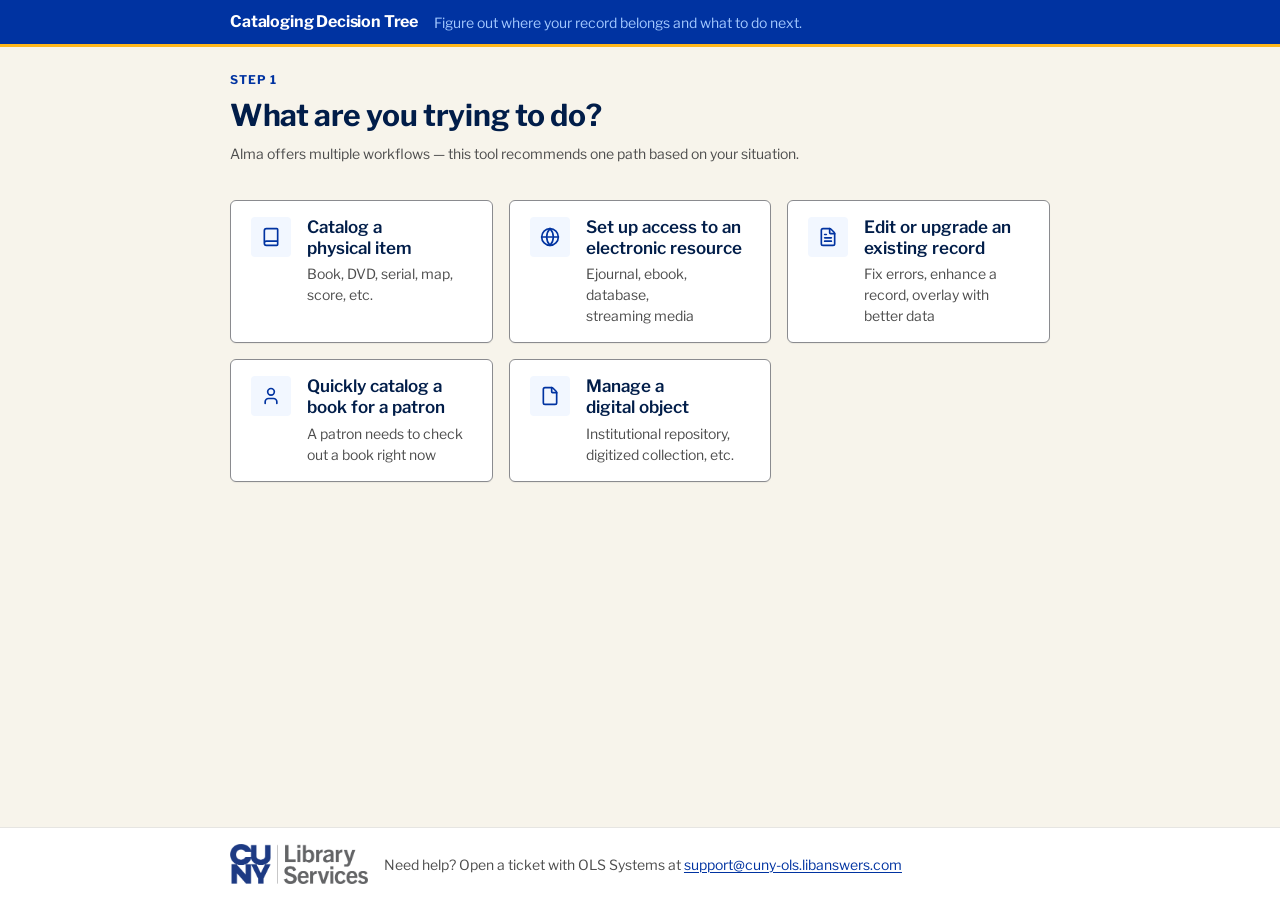
<file: index.html>
<!DOCTYPE html>
<html lang="en">
<head>
<meta charset="UTF-8">
<meta name="viewport" content="width=device-width, initial-scale=1.0">
<title>Cataloging Decision Tree</title>
<link rel="preconnect" href="https://fonts.googleapis.com">
<link rel="preconnect" href="https://fonts.gstatic.com" crossorigin>
<link rel="stylesheet" href="https://fonts.googleapis.com/css2?family=Libre+Franklin:ital,wght@0,300;0,400;0,500;0,600;0,700;0,800;1,400&family=IBM+Plex+Mono:wght@400;500&display=swap">
<style>
/* ===== Design System Tokens ===== */
:root {
  /* Fonts */
  --font-sans: "Libre Franklin", Arial, Helvetica, sans-serif;
  --font-display: var(--font-sans);
  --font-condensed: var(--font-sans);
  --font-mono: "IBM Plex Mono", ui-monospace, SFMono-Regular, Menlo, Consolas, monospace;

  /* Primary */
  --cuny-blue: #0033A1;
  --taxi: #FFB71B;

  /* Secondary */
  --indigo: #011D49;
  --azure: #1F5CFF;
  --deep-cyan: #00AFEF;
  --sky: #A3C9FF;
  --lemonade: #FFEE1D;
  --cream: #FFFCD5;

  /* Neutral */
  --pearl: #F7F4EB;
  --dove: #D8D7D6;
  --slate: #688197;
  --charcoal: #383838;
  --pewter: #76777A;
  --ochre: #C89210;
  --umber: #896B25;

  /* Accent */
  --strawberry: #EA0045;
  --sea-green: #005C5A;
  --chartreuse: #C2D500;
  --liberty: #45C2B1;
  --mint: #B5EBD8;
  --cranberry: #BF0D3E;

  --white: #FFFFFF;
  --black: #000000;

  /* Working scales */
  --blue-950: #01122E;
  --blue-900: #011D49;
  --blue-800: #002679;
  --blue-700: #0033A1;
  --blue-600: #0F45BE;
  --blue-500: #1F5CFF;
  --blue-400: #5C87FF;
  --blue-300: #A3C9FF;
  --blue-200: #C6DBFF;
  --blue-100: #E4EEFF;
  --blue-50: #F2F7FF;

  --gray-950: #1A1A1A;
  --gray-900: #383838;
  --gray-800: #4D4D4D;
  --gray-700: #5F6062;
  --gray-600: #76777A;
  --gray-500: #949599;
  --gray-450: #8A8B8F;
  --gray-400: #B4B4B3;
  --gray-300: #D8D7D6;
  --gray-200: #E6E5E2;
  --gray-150: #EEEDE8;
  --gray-100: #F2F1EC;
  --gray-50: #F7F4EB;

  /* Status */
  --green-700: #004745;
  --green-600: #005C5A;
  --green-100: #B5EBD8;
  --amber-700: #896B25;
  --amber-600: #C89210;
  --amber-100: #FFFCD5;
  --red-700: #8E0A2E;
  --red-600: #BF0D3E;
  --red-100: #FFCBCA;

  /* Semantic aliases — Text */
  --text-body: var(--charcoal);
  --text-heading: var(--indigo);
  --text-muted: var(--gray-800);
  --text-subtle: var(--gray-700);
  --text-inverse: var(--white);
  --text-link: var(--cuny-blue);
  --text-link-hover: var(--indigo);
  --text-accent: var(--cuny-blue);
  --text-danger: var(--cranberry);
  --text-success: var(--sea-green);
  --text-warning: var(--umber);

  /* Surfaces */
  --surface-page: var(--white);
  --surface-sunken: var(--pearl);
  --surface-card: var(--white);
  --surface-raised: var(--white);
  --surface-brand: var(--cuny-blue);
  --surface-brand-deep: var(--indigo);
  --surface-brand-subtle: var(--blue-50);
  --surface-neutral-subtle: var(--gray-100);
  --surface-hover: var(--gray-100);
  --surface-active: var(--gray-200);

  /* Borders */
  --border-subtle: var(--gray-200);
  --border-default: var(--dove);
  --border-strong: var(--gray-450);
  --border-control: var(--gray-450);
  --border-brand: var(--cuny-blue);
  --border-focus: var(--azure);
  --border-success: #8FD9BE;
  --border-warning: #EDDF9E;
  --border-danger: #F5A9A7;
  --border-info: var(--blue-200);

  /* Controls */
  --control-primary-bg: var(--cuny-blue);
  --control-primary-bg-hover: var(--blue-800);
  --control-primary-bg-active: var(--indigo);
  --control-primary-fg: var(--white);
  --control-secondary-bg: var(--white);
  --control-secondary-fg: var(--cuny-blue);
  --control-secondary-border: var(--cuny-blue);
  --control-ghost-fg: var(--gray-700);
  --control-disabled-bg: var(--gray-150);
  --control-disabled-fg: var(--gray-700);

  /* Rules */
  --rule-brand: var(--cuny-blue);
  --rule-accent: var(--taxi);
  --rule-hairline: var(--gray-200);

  /* Typography sizes */
  --text-2xs: 11px;
  --text-xs: 12px;
  --text-sm: 14px;
  --text-base: 16px;
  --text-md: 18px;
  --text-lg: 20px;
  --text-xl: 24px;
  --text-2xl: 30px;
  --text-3xl: 38px;

  /* Weights */
  --weight-light: 300;
  --weight-regular: 400;
  --weight-medium: 500;
  --weight-semibold: 600;
  --weight-bold: 700;
  --weight-extrabold: 800;

  /* Leading */
  --leading-tight: 1.08;
  --leading-snug: 1.2;
  --leading-heading: 1.25;
  --leading-normal: 1.5;
  --leading-relaxed: 1.65;

  /* Tracking */
  --tracking-tightest: -.02em;
  --tracking-tight: -.01em;
  --tracking-normal: 0;
  --tracking-wide: .02em;
  --tracking-caps: .08em;

  /* Composed type roles */
  --type-h1: var(--weight-bold) var(--text-3xl)/var(--leading-snug) var(--font-sans);
  --type-h2: var(--weight-bold) var(--text-2xl)/var(--leading-heading) var(--font-sans);
  --type-h3: var(--weight-semibold) var(--text-xl)/var(--leading-heading) var(--font-sans);
  --type-h4: var(--weight-semibold) var(--text-md)/var(--leading-heading) var(--font-sans);
  --type-body: var(--weight-regular) var(--text-base)/var(--leading-relaxed) var(--font-sans);
  --type-body-sm: var(--weight-regular) var(--text-sm)/var(--leading-normal) var(--font-sans);
  --type-lead: var(--weight-regular) var(--text-md)/var(--leading-relaxed) var(--font-sans);
  --type-label: var(--weight-semibold) var(--text-sm)/var(--leading-normal) var(--font-sans);
  --type-eyebrow: var(--weight-bold) var(--text-xs)/var(--leading-normal) var(--font-sans);
  --type-mono: var(--weight-regular) var(--text-sm)/var(--leading-normal) var(--font-mono);

  --measure-prose: 68ch;
  --measure-narrow: 52ch;

  /* Spacing */
  --space-0: 0px;
  --space-1: 4px;
  --space-2: 8px;
  --space-3: 12px;
  --space-4: 16px;
  --space-5: 20px;
  --space-6: 24px;
  --space-8: 32px;
  --space-10: 40px;
  --space-12: 48px;
  --space-16: 64px;

  /* Radii */
  --radius-none: 0px;
  --radius-xs: 2px;
  --radius-sm: 3px;
  --radius-md: 4px;
  --radius-lg: 6px;
  --radius-xl: 8px;
  --radius-pill: 999px;

  /* Border widths */
  --border-width-hairline: 1px;
  --border-width-thick: 2px;
  --border-width-rule: 4px;

  /* Container */
  --container-prose: 760px;
  --container-content: 1080px;
  --gutter-page: 24px;

  /* Elevation */
  --shadow-none: none;
  --shadow-xs: 0 1px 1px rgba(26,26,27,.05);
  --shadow-sm: 0 1px 2px rgba(26,26,27,.07), 0 1px 1px rgba(26,26,27,.04);
  --shadow-md: 0 2px 4px rgba(26,26,27,.08), 0 4px 12px rgba(26,26,27,.06);
  --shadow-lg: 0 8px 24px rgba(26,26,27,.10), 0 2px 6px rgba(26,26,27,.06);
  --focus-ring: 0 0 0 3px rgba(49,89,180,.35);
  --focus-ring-inverse: 0 0 0 3px rgba(255,255,255,.6);

  /* Motion */
  --duration-instant: 80ms;
  --duration-fast: 120ms;
  --duration-normal: 180ms;
  --duration-slow: 260ms;
  --ease-standard: cubic-bezier(.2,0,.2,1);
  --ease-out: cubic-bezier(0,0,.2,1);
  --ease-in-out: cubic-bezier(.4,0,.2,1);
  --transition-control: background-color var(--duration-fast) var(--ease-standard),
    border-color var(--duration-fast) var(--ease-standard),
    color var(--duration-fast) var(--ease-standard),
    box-shadow var(--duration-fast) var(--ease-standard);
}

@media (prefers-reduced-motion: reduce) {
  :root {
    --duration-instant: 1ms;
    --duration-fast: 1ms;
    --duration-normal: 1ms;
    --duration-slow: 1ms;
  }
  *, *::before, *::after {
    animation-duration: 1ms !important;
    animation-iteration-count: 1 !important;
    transition-duration: 1ms !important;
    scroll-behavior: auto !important;
  }
}

/* ===== Base Reset ===== */
*, *::before, *::after { box-sizing: border-box; }
body {
  margin: 0;
  font: var(--type-body);
  color: var(--text-body);
  background: var(--surface-sunken);
  -webkit-font-smoothing: antialiased;
  text-wrap: pretty;
}
h1, h2, h3, h4, h5, h6 { margin: 0; color: var(--text-heading); text-wrap: balance; }
h1 { font: var(--type-h1); letter-spacing: var(--tracking-tight); }
h2 { font: var(--type-h2); letter-spacing: var(--tracking-tight); }
h3 { font: var(--type-h3); }
h4 { font: var(--type-h4); }
p { margin: 0 0 var(--space-4); }
a {
  color: var(--text-link);
  text-decoration: underline;
  text-underline-offset: 2px;
  text-decoration-thickness: 1px;
  transition: color var(--duration-fast) var(--ease-standard);
}
a:hover { color: var(--text-link-hover); text-decoration-thickness: 2px; }
a:focus-visible {
  outline: 2px solid var(--border-focus);
  outline-offset: 2px;
  border-radius: var(--radius-xs);
}
::selection { background: var(--blue-200); color: var(--gray-900); }

/* ===== Skip Link ===== */
.skip-link {
  position: absolute;
  left: 8px;
  top: -60px;
  background: var(--surface-brand);
  color: var(--text-inverse);
  padding: 12px 20px;
  font: var(--type-label);
  z-index: 10;
  border-radius: var(--radius-md);
  text-decoration: none;
}
.skip-link:focus {
  top: 8px;
  box-shadow: var(--focus-ring-inverse);
  outline: 2px solid transparent;
  color: var(--text-inverse);
}

/* ===== Header ===== */
.site-header {
  background: var(--surface-brand);
  color: var(--text-inverse);
  border-bottom: 3px solid var(--taxi);
}
.site-header-inner {
  max-width: calc(820px + 2 * var(--gutter-page));
  margin: 0 auto;
  padding: 10px var(--gutter-page);
  display: flex;
  align-items: center;
  gap: 8px 16px;
  flex-wrap: wrap;
}
.site-header h1 {
  font: var(--type-label);
  font-size: 16px;
  font-weight: 700;
  color: var(--text-inverse);
  margin: 0;
}
.site-header .subtitle {
  font: var(--type-body-sm);
  color: var(--sky);
  margin: 0;
}

/* ===== Main ===== */
.site-main {
  flex: 1;
  width: 100%;
  box-sizing: border-box;
  max-width: calc(820px + 2 * var(--gutter-page));
  margin: 0 auto;
  padding: 24px var(--gutter-page) 40px;
  display: flex;
  flex-direction: column;
  gap: 20px;
}

/* ===== Breadcrumb ===== */
.breadcrumb ol {
  list-style: none;
  margin: 0;
  padding: 0;
  display: flex;
  flex-wrap: wrap;
  align-items: center;
  gap: 4px 8px;
  font: var(--type-body-sm);
}
.breadcrumb li {
  display: flex;
  align-items: center;
  gap: 8px;
}
.breadcrumb button {
  background: none;
  border: none;
  padding: 4px 0;
  min-height: 24px;
  font: var(--type-body-sm);
  color: var(--text-link);
  text-decoration: underline;
  text-decoration-thickness: 1px;
  text-underline-offset: 2px;
  cursor: pointer;
}
.breadcrumb button:hover {
  color: var(--text-link-hover);
  text-decoration-thickness: 2px;
}
.breadcrumb button:focus-visible {
  outline: 2px solid transparent;
  box-shadow: var(--focus-ring);
  border-radius: var(--radius-xs);
}
.breadcrumb .crumb-sep {
  color: var(--gray-400);
  display: flex;
}
.breadcrumb .crumb-current {
  color: var(--text-muted);
  padding: 4px 0;
}

/* ===== Start Grid ===== */
.start-grid {
  display: grid;
  grid-template-columns: repeat(auto-fill, minmax(min(100%, 240px), 1fr));
  gap: 16px;
}
.start-card {
  display: flex;
  flex-direction: row;
  align-items: flex-start;
  gap: 12px 16px;
  text-align: left;
  padding: 16px 20px;
  background: var(--surface-card);
  border: 1px solid var(--border-control);
  border-radius: var(--radius-lg);
  box-shadow: var(--shadow-xs);
  cursor: pointer;
  font: inherit;
  color: var(--text-body);
  transition: var(--transition-control), box-shadow var(--duration-fast) var(--ease-standard);
}
.start-card:hover {
  border-color: var(--border-brand);
  box-shadow: var(--shadow-md);
}
.start-card:focus-visible {
  outline: 2px solid transparent;
  border-color: var(--border-focus);
  box-shadow: var(--focus-ring);
}
.start-card-icon {
  display: flex;
  align-items: center;
  justify-content: center;
  width: 40px;
  height: 40px;
  flex: none;
  border-radius: var(--radius-md);
  background: var(--surface-brand-subtle);
  color: var(--text-accent);
}
.start-card-text {
  display: flex;
  flex-direction: column;
  gap: 4px;
  flex: 1;
}
.start-card-label {
  font: var(--type-h4);
  font-size: 17px;
  color: var(--text-heading);
}
.start-card-desc {
  font: var(--type-body-sm);
  color: var(--text-muted);
}

/* ===== Question Card ===== */
.question-card {
  background: var(--surface-card);
  border: 1px solid var(--border-subtle);
  border-radius: var(--radius-lg);
  padding: 32px;
  display: flex;
  flex-direction: column;
  gap: 24px;
}
.question-card-header {
  display: flex;
  flex-direction: column;
  gap: 8px;
}

/* ===== Eyebrow ===== */
.eyebrow {
  font: var(--type-eyebrow);
  letter-spacing: 0.08em;
  text-transform: uppercase;
  color: var(--text-accent);
}
.eyebrow-success {
  display: flex;
  align-items: center;
  gap: 8px;
  font: var(--type-eyebrow);
  letter-spacing: 0.08em;
  text-transform: uppercase;
  color: var(--text-success);
}

/* ===== Question Heading ===== */
.question-heading {
  font: var(--type-h3);
  font-weight: 700;
  color: var(--text-heading);
  margin: 0;
  outline: none;
  text-wrap: balance;
}
.rec-heading {
  font: var(--type-h2);
  color: var(--text-heading);
  margin: 0;
  outline: none;
  text-wrap: balance;
}
.start-heading {
  font: var(--type-h2);
  color: var(--text-heading);
  margin: 0;
  outline: none;
  text-wrap: balance;
}

/* ===== Hint ===== */
.hint-text {
  font: var(--type-body);
  color: var(--text-muted);
  max-width: var(--measure-prose);
  text-wrap: pretty;
}

/* ===== Answer Buttons ===== */
.answer-group {
  display: flex;
  flex-direction: column;
  gap: 12px;
}
.answer-btn {
  display: flex;
  align-items: center;
  gap: 16px;
  width: 100%;
  text-align: left;
  padding: 16px 20px;
  background: var(--surface-card);
  border: 1px solid var(--border-control);
  border-radius: var(--radius-md);
  cursor: pointer;
  font: inherit;
  color: var(--text-body);
  transition: var(--transition-control);
}
.answer-btn:hover {
  background: var(--surface-brand-subtle);
  border-color: var(--border-brand);
}
.answer-btn:focus-visible {
  outline: 2px solid transparent;
  border-color: var(--border-focus);
  box-shadow: var(--focus-ring);
}
.answer-badge {
  display: flex;
  align-items: center;
  justify-content: center;
  width: 28px;
  height: 28px;
  flex: none;
  border: 1px solid var(--border-default);
  border-radius: var(--radius-sm);
  font: var(--type-mono);
  color: var(--text-subtle);
  background: var(--surface-sunken);
}
.answer-content {
  display: flex;
  flex-direction: column;
  gap: 2px;
  flex: 1;
}
.answer-label {
  font: var(--type-body);
  font-weight: 600;
  color: var(--text-heading);
}
.answer-desc {
  font: var(--type-body-sm);
  color: var(--text-muted);
}
.answer-chevron {
  color: var(--text-accent);
  display: flex;
}

/* ===== Recommendation Card ===== */
.rec-card {
  background: var(--surface-card);
  border: 1px solid var(--border-subtle);
  border-top: 4px solid var(--rule-brand);
  border-radius: var(--radius-lg);
  padding: 32px;
  display: flex;
  flex-direction: column;
  gap: 20px;
}
.rec-card-header {
  display: flex;
  flex-direction: column;
  gap: 8px;
}

/* ===== Rec Body Styles ===== */
.rec-body {
  font: var(--type-body);
  color: var(--text-body);
  max-width: var(--measure-prose);
}
.rec-body h3 {
  font: var(--type-eyebrow);
  letter-spacing: .08em;
  text-transform: uppercase;
  color: var(--text-subtle);
  margin: 24px 0 8px;
}
.rec-body h3:first-child {
  margin-top: 0;
}
.rec-body p {
  margin: 0 0 12px;
  text-wrap: pretty;
}
.rec-body ol {
  margin: 0 0 12px;
  padding-left: 24px;
  display: flex;
  flex-direction: column;
  gap: 8px;
}
.rec-body ul {
  margin: 0 0 12px;
  padding-left: 24px;
  display: flex;
  flex-direction: column;
  gap: 8px;
}
.rec-body li {
  padding-left: 4px;
}
.rec-body > :last-child {
  margin-bottom: 0;
}

/* ===== Key Rule (Info Alert) ===== */
.key-rule-alert {
  display: flex;
  gap: 12px;
  padding: 16px;
  background: var(--blue-50);
  border: 1px solid var(--blue-200);
  border-radius: var(--radius-md);
  font: var(--type-body-sm);
  color: var(--text-body);
  line-height: var(--leading-relaxed);
}
.key-rule-alert .alert-icon {
  flex: none;
  color: var(--cuny-blue);
  margin-top: 1px;
}

/* ===== Nav Buttons ===== */
.nav-buttons {
  display: flex;
  flex-wrap: wrap;
  gap: 12px;
  align-items: center;
}
.btn {
  display: inline-flex;
  align-items: center;
  gap: 8px;
  height: 40px;
  padding: 0 18px;
  font: var(--type-body);
  font-weight: var(--weight-semibold);
  border-radius: var(--radius-md);
  cursor: pointer;
  transition: var(--transition-control);
  text-decoration: none;
  border: 1px solid transparent;
}
.btn:focus-visible {
  outline: 2px solid transparent;
  box-shadow: var(--focus-ring);
}
.btn-primary {
  background: var(--control-primary-bg);
  color: var(--control-primary-fg);
  border-color: var(--control-primary-bg);
}
.btn-primary:hover {
  background: var(--control-primary-bg-hover);
  border-color: var(--control-primary-bg-hover);
}
.btn-secondary {
  background: var(--control-secondary-bg);
  color: var(--control-secondary-fg);
  border-color: var(--control-secondary-border);
}
.btn-secondary:hover {
  background: var(--surface-brand-subtle);
  border-color: var(--control-primary-bg-hover);
  color: var(--control-primary-bg-hover);
}
.btn .btn-icon {
  display: flex;
  flex: none;
}

/* ===== Glossary ===== */
.glossary-section {
  background: var(--surface-card);
  border: 1px solid var(--border-subtle);
  border-radius: var(--radius-lg);
  overflow: hidden;
}
.glossary-toggle {
  display: flex;
  align-items: center;
  justify-content: space-between;
  gap: 12px;
  width: 100%;
  min-height: 48px;
  padding: 12px 20px;
  background: none;
  border: none;
  cursor: pointer;
  font: var(--type-label);
  color: var(--text-heading);
  text-align: left;
  transition: background-color var(--duration-instant) var(--ease-standard);
}
.glossary-toggle:hover {
  background: var(--surface-hover);
}
.glossary-toggle:focus-visible {
  outline: 2px solid transparent;
  box-shadow: inset 0 0 0 3px var(--border-focus);
}
.glossary-toggle .toggle-icon {
  display: flex;
  color: var(--text-accent);
}
.glossary-panel {
  margin: 0;
  padding: 4px 20px 20px;
  border-top: 1px solid var(--border-subtle);
  padding-top: 16px;
  display: flex;
  flex-direction: column;
  gap: 12px;
}
.glossary-panel dt {
  font: var(--type-body-sm);
  font-weight: 600;
  color: var(--text-heading);
}
.glossary-panel dd {
  font: var(--type-body-sm);
  color: var(--text-muted);
  margin: 0;
  text-wrap: pretty;
}

/* ===== Footer ===== */
.site-footer {
  background: var(--surface-card);
  border-top: 1px solid var(--border-subtle);
}
.site-footer-inner {
  max-width: calc(820px + 2 * var(--gutter-page));
  margin: 0 auto;
  padding: 16px var(--gutter-page);
  display: flex;
  align-items: center;
  gap: 16px;
  flex-wrap: wrap;
  font: var(--type-body-sm);
  color: var(--text-muted);
}
.footer-logo {
  height: 40px;
  width: auto;
  display: block;
}
.footer-text {
  margin: 0;
}

/* ===== Embed Mode ===== */
.embed-mode .site-header,
.embed-mode .site-footer { display: none !important; }

/* ===== Print ===== */
@media print {
  .site-header,
  .breadcrumb,
  .nav-buttons,
  .glossary-section,
  .site-footer { display: none !important; }
  body { background: #fff; }
  .site-main { padding-top: 0; }
}

/* ===== Inline SVG icons inherit currentColor ===== */
.icon svg {
  display: block;
}
</style>
</head>
<body>
<div style="min-height: 100vh; display: flex; flex-direction: column;">

  <a href="#tree-main" class="skip-link">Skip to main content</a>

  <header class="site-header">
    <div class="site-header-inner">
      <h1>Cataloging Decision Tree</h1>
      <p class="subtitle">Figure out where your record belongs and what to do next.</p>
    </div>
  </header>

  <main id="tree-main" class="site-main">
    <!-- Content rendered by JavaScript -->
  </main>

  <footer class="site-footer">
    <div class="site-footer-inner">
      <img class="footer-logo" src="[data-uri]" alt="CUNY Library Services">
      <p class="footer-text">Need help? Open a ticket with OLS Systems at <a href="mailto:support@cuny-ols.libanswers.com">support@cuny-ols.libanswers.com</a></p>
    </div>
  </footer>

</div>

<script>
/* ===== SVG Icons ===== */
var ICONS = {
  'book': '<svg xmlns="http://www.w3.org/2000/svg" width="24" height="24" viewBox="0 0 24 24" fill="none" stroke="currentColor" stroke-width="2" stroke-linecap="round" stroke-linejoin="round"><path d="M4 19.5v-15A2.5 2.5 0 0 1 6.5 2H19a1 1 0 0 1 1 1v18a1 1 0 0 1-1 1H6.5a1 1 0 0 1 0-5H20"></path></svg>',
  'globe': '<svg xmlns="http://www.w3.org/2000/svg" width="24" height="24" viewBox="0 0 24 24" fill="none" stroke="currentColor" stroke-width="2" stroke-linecap="round" stroke-linejoin="round"><circle cx="12" cy="12" r="10"></circle><path d="M12 2a14.5 14.5 0 0 0 0 20 14.5 14.5 0 0 0 0-20"></path><path d="M2 12h20"></path></svg>',
  'file-text': '<svg xmlns="http://www.w3.org/2000/svg" width="24" height="24" viewBox="0 0 24 24" fill="none" stroke="currentColor" stroke-width="2" stroke-linecap="round" stroke-linejoin="round"><path d="M6 22a2 2 0 0 1-2-2V4a2 2 0 0 1 2-2h8a2.4 2.4 0 0 1 1.704.706l3.588 3.588A2.4 2.4 0 0 1 20 8v12a2 2 0 0 1-2 2z"></path><path d="M14 2v5a1 1 0 0 0 1 1h5"></path><path d="M10 9H8"></path><path d="M16 13H8"></path><path d="M16 17H8"></path></svg>',
  'user': '<svg xmlns="http://www.w3.org/2000/svg" width="24" height="24" viewBox="0 0 24 24" fill="none" stroke="currentColor" stroke-width="2" stroke-linecap="round" stroke-linejoin="round"><path d="M19 21v-2a4 4 0 0 0-4-4H9a4 4 0 0 0-4 4v2"></path><circle cx="12" cy="7" r="4"></circle></svg>',
  'file': '<svg xmlns="http://www.w3.org/2000/svg" width="24" height="24" viewBox="0 0 24 24" fill="none" stroke="currentColor" stroke-width="2" stroke-linecap="round" stroke-linejoin="round"><path d="M6 22a2 2 0 0 1-2-2V4a2 2 0 0 1 2-2h8a2.4 2.4 0 0 1 1.704.706l3.588 3.588A2.4 2.4 0 0 1 20 8v12a2 2 0 0 1-2 2z"></path><path d="M14 2v5a1 1 0 0 0 1 1h5"></path></svg>',
  'chevron-right': '<svg xmlns="http://www.w3.org/2000/svg" width="24" height="24" viewBox="0 0 24 24" fill="none" stroke="currentColor" stroke-width="2" stroke-linecap="round" stroke-linejoin="round"><path d="m9 18 6-6-6-6"></path></svg>',
  'chevron-down': '<svg xmlns="http://www.w3.org/2000/svg" width="24" height="24" viewBox="0 0 24 24" fill="none" stroke="currentColor" stroke-width="2" stroke-linecap="round" stroke-linejoin="round"><path d="m6 9 6 6 6-6"></path></svg>',
  'chevron-up': '<svg xmlns="http://www.w3.org/2000/svg" width="24" height="24" viewBox="0 0 24 24" fill="none" stroke="currentColor" stroke-width="2" stroke-linecap="round" stroke-linejoin="round"><path d="m18 15-6-6-6 6"></path></svg>',
  'circle-check': '<svg xmlns="http://www.w3.org/2000/svg" width="24" height="24" viewBox="0 0 24 24" fill="none" stroke="currentColor" stroke-width="2" stroke-linecap="round" stroke-linejoin="round"><circle cx="12" cy="12" r="10"></circle><path d="m16 9-5.5 5.5L8 12"></path></svg>',
  'arrow-left': '<svg xmlns="http://www.w3.org/2000/svg" width="24" height="24" viewBox="0 0 24 24" fill="none" stroke="currentColor" stroke-width="2" stroke-linecap="round" stroke-linejoin="round"><path d="m12 19-7-7 7-7"></path><path d="M19 12H5"></path></svg>',
  'rotate-ccw': '<svg xmlns="http://www.w3.org/2000/svg" width="24" height="24" viewBox="0 0 24 24" fill="none" stroke="currentColor" stroke-width="2" stroke-linecap="round" stroke-linejoin="round"><path d="M3 12a9 9 0 1 0 9-9 9.75 9.75 0 0 0-6.74 2.74L3 8"></path><path d="M3 3v5h5"></path></svg>',
  'mail': '<svg xmlns="http://www.w3.org/2000/svg" width="24" height="24" viewBox="0 0 24 24" fill="none" stroke="currentColor" stroke-width="2" stroke-linecap="round" stroke-linejoin="round"><path d="m22 7-8.991 5.727a2 2 0 0 1-2.009 0L2 7"></path><rect x="2" y="4" width="20" height="16" rx="2"></rect></svg>'
};

function icon(name, size) {
  size = size || 20;
  var svg = ICONS[name] || '';
  return '<span class="icon" aria-hidden="true" style="display:inline-flex;width:' + size + 'px;height:' + size + 'px;flex:0 0 auto;">' +
    svg.replace(/width="24"/, 'width="' + size + '"').replace(/height="24"/, 'height="' + size + '"') +
    '</span>';
}

/* ===== Tree Data (source of truth) ===== */
var TREE_NODES = {
  'start': {
    question: "What are you trying to do?",
    hint: "",
    answers: [
      { label: "Catalog a physical item", desc: "Book, DVD, serial, map, score, etc.", next: "phys_search_iz" },
      { label: "Set up access to an electronic resource", desc: "Ejournal, ebook, database, streaming media", next: "elec_type" },
      { label: "Edit or upgrade an existing record", desc: "Fix errors, enhance a record, overlay with better data", next: "edit_where" },
      { label: "Quickly catalog a book for a patron", desc: "A patron needs to check out a book right now", next: "quick_catalog" },
      { label: "Manage a digital object", desc: "Institutional repository, digitized collection, etc.", next: "rec_digital" }
    ]
  },
  'phys_search_iz': {
    question: "First, search your Institution Zone (IZ). Is the title already in your local catalog?",
    hint: "",
    answers: [
      { label: "Yes, I found it in my IZ", desc: "", next: "phys_add_copy_location" },
      { label: "No, it’s not in my IZ", desc: "", next: "phys_search_nz" }
    ]
  },
  'phys_add_copy_location': {
    question: "Does the record already have holdings at the location where this item will be shelved?",
    hint: "",
    answers: [
      { label: "Yes", desc: "", next: "rec_add_item_same_location" },
      { label: "No", desc: "", next: "rec_add_item_diff_location" }
    ]
  },
  'rec_add_item_same_location': {
    type: "rec",
    title: "Add an item to your existing holdings",
    body: '<h3>What to do</h3><p>Add a new item record to your existing holdings record.</p><ol><li>Find the holdings record in Alma and open it in the Metadata Editor</li><li>Add an item with the barcode, material type, and other details</li></ol>'
  },
  'rec_add_item_diff_location': {
    type: "rec",
    title: "Create new holdings for the different location, then add an item",
    body: '<h3>What to do</h3><p>Since the new copy is going to a different location, you need a new holdings record for that location before adding the item record.</p><ol><li>Find the bibliographic record in Alma and open it in the Metadata Editor</li><li>Add a new holdings record with the correct location and call number</li><li>Add an item to the new holdings with the barcode, material type, and other details</li></ol>'
  },
  'phys_search_nz': {
    question: "Now search the Network Zone (NZ). Is the title there?",
    hint: "",
    answers: [
      { label: "Yes, I found it in the NZ", desc: "", next: "rec_add_holdings_nz" },
      { label: "No, it’s not in the NZ either", desc: "", next: "phys_search_oclc" }
    ]
  },
  'rec_add_holdings_nz': {
    type: "rec",
    title: "Add your holdings to the Network Zone record",
    body: '<h3>What to do</h3><p>Add your holdings and item record to the existing Network Zone (NZ) record.</p><ol><li>Open the NZ record in the Metadata Editor</li><li>Add holdings with your location and call number</li><li>Add an item with barcode and material type</li></ol><div class="key-rule">Adding holdings to an NZ record automatically creates a linked copy in your Institution Zone (IZ). You don’t need to do anything extra.</div>'
  },
  'phys_search_oclc': {
    question: "Now search OCLC/WorldCat. Is there a matching record?",
    hint: "You can search from Connexion, WorldShare Record Manager, or from within Alma.",
    answers: [
      { label: "Yes, I found it in OCLC", desc: "", next: "phys_oclc_how" },
      { label: "No match in OCLC either", desc: "", next: "phys_original" }
    ]
  },
  'phys_oclc_how': {
    question: "How would you like to import the record?",
    hint: "",
    answers: [
      { label: "From Connexion or WorldShare Record Manager", desc: "Export the record to Alma", next: "rec_oclc_connexion" },
      { label: "From within Alma", desc: "Search and import without leaving Alma", next: "rec_oclc_alma" }
    ]
  },
  'rec_oclc_connexion': {
    type: "rec",
    title: "Export from OCLC to the Network Zone, then add holdings and item",
    body: '<h3>What to do</h3><ol><li>Export the record from Connexion or WorldShare Record Manager to the Alma Network Zone (NZ). (Setup instructions for <a href="https://cuny907.sharepoint.com/sites/Alma/SitePages/OCLC%20Connexion.aspx" target="_blank" rel="noopener">Connexion</a> or <a href="https://cuny907.sharepoint.com/sites/Alma/SitePages/OCLC-WorldShare-Record-Manager.aspx" target="_blank" rel="noopener">WorldShare Record Manager</a>.)</li><li>In Alma, find the newly imported NZ record and open it in the Metadata Editor</li><li>Add holdings with your location and call number</li><li>Add an item with barcode and material type</li></ol><div class="key-rule">Adding holdings automatically creates a linked copy of the bib record in your Institution Zone (IZ).</div>'
  },
  'rec_oclc_alma': {
    type: "rec",
    title: "Import from WorldCat via Alma, then add holdings and item",
    body: '<h3>What to do</h3><ol><li>Use Alma’s Search Resources feature to search WorldCat and import the record to the Network Zone (NZ).</li><li>Open the imported NZ record in the Metadata Editor</li><li>Add holdings with your location and call number</li><li>Add an item with barcode and material type</li></ol><div class="key-rule">Adding holdings automatically creates a linked copy of the bib record in your Institution Zone (IZ).</div>'
  },
  'phys_original': {
    question: "Should this record be in the Network Zone?",
    answers: [
      { label: "Yes", next: "rec_original_nz" },
      { label: "No", next: "rec_original_iz" },
      { label: "I don’t know", next: "rec_original_unsure" }
    ]
  },
  'rec_original_unsure': {
    type: "rec",
    title: "Consult the Quality of Bibliographic Records policy",
    body: '<h3>What to do</h3><p>The <a href="https://cunyinternal.policystat.com/policy/18735910/latest" target="_blank" rel="noopener">Quality of Bibliographic Records</a> policy describes CUNY’s cataloging standards, including when a record belongs in the Network Zone.</p><p>Review the policy, and if you’re still unsure, check with a colleague or contact <a href="mailto:support@cuny-ols.libanswers.com">OLS Systems</a>.</p>'
  },
  'rec_original_nz': {
    type: "rec",
    title: "Create the original record in OCLC and export it to the Network Zone",
    body: '<h3>What to do</h3><ol><li>Create the record in Connexion or WorldShare Record Manager (setup instructions for <a href="https://cuny907.sharepoint.com/sites/Alma/SitePages/OCLC%20Connexion.aspx" target="_blank" rel="noopener">Connexion</a> or <a href="https://cuny907.sharepoint.com/sites/Alma/SitePages/OCLC-WorldShare-Record-Manager.aspx" target="_blank" rel="noopener">WorldShare Record Manager</a>)</li><li>Contribute the record to WorldCat</li><li>Export it to the Alma Network Zone (NZ)</li><li>In Alma, find the newly imported NZ record and open it in the Metadata Editor</li><li>Add holdings with your location and call number</li><li>Add an item with barcode and material type</li></ol>'
  },
  'rec_original_iz': {
    type: "rec",
    title: "Create the original record in your Institution Zone",
    body: '<h3>What to do</h3><ol><li>Create a new record in your Institution Zone (IZ) using the Metadata Editor</li><li>Catalog the item</li><li>Add holdings with your location and call number</li><li>Add an item with barcode and material type</li></ol>'
  },
  'elec_type': {
    question: "Is this a centrally-licensed resource (managed by OLS) or licensed by your institution?",
    hint: "",
    answers: [
      { label: "Centrally licensed (OLS manages it)", desc: "CUNY-wide databases, ejournal packages, etc.", next: "elec_central" },
      { label: "Licensed by my institution", desc: "My library pays for this independently", next: "elec_institution_type" },
      { label: "I’m not sure", desc: "", next: "rec_elec_unsure" }
    ]
  },
  'elec_central': {
    question: "Is the resource showing up correctly in OneSearch?",
    hint: "",
    answers: [
      { label: "Yes, it’s working fine", desc: "", next: "rec_elec_central_ok" },
      { label: "No, something is wrong or missing", next: "rec_elec_central_problem" }
    ]
  },
  'rec_elec_central_ok': {
    type: "rec",
    title: "No action needed",
    body: '<h3>What to do</h3><p>OLS activates and manages electronic resources in the Network Zone (NZ) for CUNY-wide licenses. If everything is working, no action is needed on your part.</p>'
  },
  'rec_elec_central_problem': {
    type: "rec",
    title: "Contact OLS",
    body: '<h3>What to do</h3><p>OLS activates and manages electronic resources in the Network Zone (NZ) for CUNY-wide licenses. If an electronic resource isn’t activated, has broken links, or is missing titles, contact OLS to report the issue.</p><h3>Who to contact</h3><p><a href="mailto:support@cuny-ols.libanswers.com">Office of Library Services (OLS)</a></p>'
  },
  'rec_elec_unsure': {
    type: "rec",
    title: "Check with OLS or your e-resources librarian at your institution",
    body: '<h3>What to do</h3><p>If you’re not sure whether a resource is centrally licensed (by CUNY/OLS) or institution-licensed, check with OLS or your <a href="https://cuny907.sharepoint.com/sites/ols-ac-erac/SitePages/Home.aspx" target="_blank" rel="noopener">e-resources librarian at your institution</a>. This determines who is responsible for activating it in Alma.</p><h3>Who to contact</h3><p><a href="mailto:support@cuny-ols.libanswers.com">Office of Library Services (OLS)</a> or your <a href="https://cuny907.sharepoint.com/sites/ols-ac-erac/SitePages/Home.aspx" target="_blank" rel="noopener">e-resources librarian at your institution</a></p>'
  },
  'elec_institution_type': {
    question: "Is this a single title or a database/package?",
    hint: "",
    answers: [
      { label: "A single title", desc: "Ejournal, ebook, or streaming title", next: "elec_institution_search" },
      { label: "A database or package", desc: "A collection of titles from a vendor", next: "elec_collection_search" }
    ]
  },
  'elec_collection_search': {
    question: "Search the Community Zone (CZ) for the electronic collection. Is it there?",
    hint: "",
    answers: [
      { label: "Yes, I found it in the CZ", desc: "", next: "rec_elec_activate_collection" },
      { label: "No, it’s not in the CZ", desc: "", next: "rec_elec_create_collection_iz" }
    ]
  },
  'rec_elec_activate_collection': {
    type: "rec",
    title: "Activate the Community Zone (CZ) electronic collection",
    body: '<h3>What to do</h3><p>Activate the appropriate Community Zone (CZ) electronic collection. This creates a linked copy in your Institution Zone (IZ).</p><ol><li>Activate the electronic collection and follow the activation workflow</li></ol><div class="key-rule">During activation, you can choose whether to use the CZ bibliographic records or substitute your own. You can also replace them with better records later.</div>'
  },
  'rec_elec_create_collection_iz': {
    type: "rec",
    title: "Create a local electronic collection in your Institution Zone",
    body: '<h3>What to do</h3><p>Since the collection isn’t in the Community Zone (CZ), create a local electronic collection in your Institution Zone (IZ).</p><ol><li>Create a new electronic collection in your IZ</li><li>Add electronic portfolios for each title in the collection</li><li>Configure access URLs and coverage details</li></ol><div class="key-rule">You can attach a bibliographic record to the electronic collection in your IZ now or later.</div>'
  },
  'elec_institution_search': {
    question: "Search the Community Zone (CZ) for the title. Is it there?",
    hint: "",
    answers: [
      { label: "Yes, I found it in the CZ", desc: "", next: "rec_elec_activate_cz" },
      { label: "No, it’s not in the CZ", desc: "", next: "rec_elec_create_iz" }
    ]
  },
  'rec_elec_activate_cz': {
    type: "rec",
    title: "Activate the Community Zone (CZ) electronic portfolio",
    body: '<h3>What to do</h3><p>Activate the appropriate Community Zone (CZ) electronic portfolio. This creates a linked copy in your Institution Zone (IZ).</p><ol><li>Order or activate the electronic portfolio and follow the activation workflow</li><li>Add coverage dates and other details to the electronic portfolio, if necessary</li></ol><div class="key-rule">Order or activate the <strong>electronic portfolio</strong>, not the bibliographic record itself. Your library gets access while staying connected to the shared CZ record.</div>'
  },
  'rec_elec_create_iz': {
    type: "rec",
    title: "Create a local electronic portfolio in your Institution Zone",
    body: '<h3>What to do</h3><p>Since the resource isn’t in the Community Zone (CZ), create a local electronic portfolio in your Institution Zone (IZ).</p><ol><li>Find or create the bibliographic record for the electronic resource</li><li>Add an electronic portfolio with the access URL</li><li>Add coverage dates and other details to the electronic portfolio, if necessary</li></ol>'
  },
  'edit_where': {
    question: "Is the record in the Network Zone (NZ) or only in your Institution Zone (IZ)?",
    hint: "Check the record’s zone indicator in the Metadata Editor.",
    answers: [
      { label: "It’s in the NZ", desc: "", next: "rec_edit_nz" },
      { label: "It’s only in my IZ", desc: "", next: "rec_edit_iz" },
      { label: "I’m not sure how to tell", desc: "", next: "rec_edit_how_to_tell" }
    ]
  },
  'rec_edit_nz': {
    type: "rec",
    title: "Edit the record in the Network Zone",
    body: '<h3>What to do</h3><p>Edit the record directly in the Network Zone (NZ). All CUNY staff have NZ editing permissions. Your changes will apply across all institutions that use this record.</p><div class="key-rule">NZ editing policies can be complex. If you’re unsure whether a particular edit is appropriate, consult your institution’s cataloging policy or check with a colleague.</div>'
  },
  'rec_edit_iz': {
    type: "rec",
    title: "Edit the record in your Institution Zone",
    body: '<h3>What to do</h3><ol><li>Open the record in your Institution Zone (IZ) using the Metadata Editor</li><li>Make your edits</li><li>Save the record</li></ol>'
  },
  'rec_edit_how_to_tell': {
    type: "rec",
    title: "How to tell which zone a record is in",
    body: '<h3>What to look for</h3><ul><li>Check the icon next to the record. See <a href="https://cuny-ols.libanswers.com/faq/417153" target="_blank" rel="noopener">What do the icons in Alma search mean?</a> for a guide.</li><li>Institution Zone (IZ) records end in a four-digit number unique to your institution. You can find this number in the “Alma Institution Code” column at <a href="https://cuny907.sharepoint.com/sites/cuny-libraries/SitePages/Libraries.aspx" target="_blank" rel="noopener">CUNY Libraries</a>.</li><li>Network Zone (NZ) records end in 6121.</li></ul>'
  },
  'quick_catalog': {
    question: "Does the book already have a record in Alma?",
    hint: "If you find the title in Alma, you just need to add an item. If not, you’ll create a brief record.",
    answers: [
      { label: "Yes, the title is in Alma but this copy isn’t", desc: "The bibliographic record exists but there’s no item with this barcode", next: "rec_quick_add_copy" },
      { label: "No, there’s no record for this book at all", desc: "I need to create a new record from scratch", next: "rec_quick_new_book" }
    ]
  },
  'rec_quick_add_copy': {
    type: "rec",
    title: "Add another copy of an existing book",
    body: '<h3>What to do</h3><p>Create an item record for this copy and attach it to the existing record.</p><ol><li>Use the Add Physical Item function in Alma</li><li>Set “Holdings Type” to <strong>Existing</strong> and search for the record</li><li>Add the barcode, location, and any other item details</li><li>Save</li></ol><p>You can now check the book out to the patron. When it’s returned, send the item for physical processing (barcode label, library stamp, etc.).</p>'
  },
  'rec_quick_new_book': {
    type: "rec",
    title: "Create a brief record on the fly",
    body: '<h3>What to do</h3><p>Create a brief bibliographic record, holdings record, and item record all at once so the patron can check it out immediately.</p><ol><li>Use the Add Physical Item function in Alma</li><li>Set “Holdings Type” to <strong>New</strong> and “Citation Type” to <strong>Book</strong></li><li>Set “Placement of new record” to <strong>Institution</strong></li><li>Fill in the <strong>Title</strong> (required) and any other info you have</li><li>Uncheck “Suppress from Discovery” if you want it visible in OneSearch</li><li>Fill in <strong>Location</strong> (required) and <strong>Barcode</strong> (recommended)</li><li>Save</li></ol><div class="key-rule">Alma attaches an Acquisition Technical Services request to the item when it’s created. You can still check the book out to the patron right away.</div><h3>After the patron returns the book</h3><ol><li>Check in the book. It will go in transit to the Acquisitions Department.</li><li>Send the book to Technical Services for cataloging and physical processing</li><li>Scan the item in from the Acquisitions Department and set “Done” to <strong>Yes</strong></li><li>Scan the item in again from the main Service Desk to clear the routing request</li></ol>'
  },
  'rec_digital': {
    type: "rec",
    title: "Digital objects are not available at CUNY",
    body: '<h3>What to do</h3><p>CUNY does not subscribe to any Alma digital products, so digital object management is not available in our Alma environment.</p>'
  }
};

/* ===== Glossary Data ===== */
var GLOSSARY = [
  { title: "Bibliographic record", content: "A record that describes a title (book, journal, video, etc.) with information like author, title, publisher, and subject" },
  { title: "Community Zone (CZ)", content: "Ex Libris’s global shared catalog containing bibliographic records and a Central Knowledge Base (CKB) of electronic portfolios and collections" },
  { title: "Electronic collection", content: "A group of electronic titles from a vendor, such as a database or package" },
  { title: "Electronic portfolio", content: "The electronic equivalent of holdings; links your library to an individual e-resource title" },
  { title: "Holdings", content: "A record attached to a bibliographic record that says “this library owns this item,” including location and call number" },
  { title: "Institution Zone (IZ)", content: "Your institution’s local catalog and holdings; only your library sees these records" },
  { title: "Item record", content: "A record attached to a holdings record for a specific physical copy, including barcode and material type" },
  { title: "Linked copy", content: "When you add holdings to an NZ or CZ record, Alma creates a copy in your IZ that stays connected to the shared record" },
  { title: "Metadata Editor", content: "Alma’s built-in tool for viewing and editing catalog records" },
  { title: "Network Zone (NZ)", content: "CUNY’s shared catalog; records here are visible to all CUNY libraries" },
  { title: "OCLC number", content: "A unique record ID from WorldCat" }
];

var START_ICONS = ["book", "globe", "file-text", "user", "file"];

/* ===== Application State ===== */
var state = {
  current: "start",
  history: [],
  glossOpen: false
};

/* ===== Render Engine ===== */
function render() {
  var main = document.getElementById("tree-main");
  var node = TREE_NODES[state.current];
  if (!node) {
    state.current = "start";
    state.history = [];
    node = TREE_NODES["start"];
  }
  var isStart = state.current === "start";
  var isRec = node.type === "rec";
  var stepNum = state.history.length + 1;
  var showGlossary = state.current !== "start" && state.current !== "rec_digital";

  var html = "";

  /* Breadcrumb */
  if (state.history.length > 0) {
    html += '<nav class="breadcrumb" aria-label="Your answers" data-noprint>';
    html += "<ol>";
    /* "Start" link */
    html += '<li><button type="button" onclick="goTo(0)" title="Back to the first question">Start</button>';
    html += '<span class="crumb-sep" aria-hidden="true">' + icon("chevron-right", 14) + "</span></li>";
    /* Intermediate crumbs */
    for (var i = 0; i < state.history.length - 1; i++) {
      var h = state.history[i];
      var hNode = TREE_NODES[h.nodeId];
      var hTitle = hNode ? hNode.question : "";
      html += '<li><button type="button" onclick="goTo(' + (i + 1) + ')" title="' + escAttr(hTitle) + '">' + esc(h.answerLabel) + "</button>";
      html += '<span class="crumb-sep" aria-hidden="true">' + icon("chevron-right", 14) + "</span></li>";
    }
    /* Current crumb */
    html += '<li aria-current="step" class="crumb-current">' + esc(state.history[state.history.length - 1].answerLabel) + "</li>";
    html += "</ol></nav>";
  }

  /* Start screen */
  if (isStart) {
    html += '<div style="display:flex;flex-direction:column;gap:20px;">';
    html += '<div>';
    html += '<div class="eyebrow" style="margin-bottom:8px;">Step 1</div>';
    html += '<h2 class="start-heading" id="step-heading" tabindex="-1">' + esc(node.question) + "</h2>";
    html += '<p style="font:var(--type-body-sm);color:var(--text-muted);margin-top:8px;">Alma offers multiple workflows — this tool recommends one path based on your situation.</p>';
    html += "</div>";
    html += '<div class="start-grid">';
    for (var j = 0; j < node.answers.length; j++) {
      var a = node.answers[j];
      var iconName = START_ICONS[j] || "chevron-right";
      html += '<button type="button" class="start-card" onclick="choose(' + j + ')">';
      html += '<span class="start-card-icon">' + icon(iconName, 20) + "</span>";
      html += '<span class="start-card-text">';
      html += '<span class="start-card-label">' + esc(a.label) + "</span>";
      if (a.desc) {
        html += '<span class="start-card-desc">' + esc(a.desc) + "</span>";
      }
      html += "</span></button>";
    }
    html += "</div></div>";
  }
  /* Question screen */
  else if (!isRec) {
    html += '<div class="question-card">';
    html += '<div class="question-card-header">';
    html += '<div class="eyebrow">Step ' + stepNum + "</div>";
    html += '<h3 class="question-heading" id="step-heading" tabindex="-1">' + esc(node.question) + "</h3>";
    if (node.hint) {
      html += '<div class="hint-text">' + esc(node.hint) + "</div>";
    }
    html += "</div>";
    html += '<div role="group" aria-label="Answers" class="answer-group">';
    for (var k = 0; k < node.answers.length; k++) {
      var ans = node.answers[k];
      html += '<button type="button" class="answer-btn" onclick="choose(' + k + ')">';
      html += '<span class="answer-badge" aria-hidden="true">' + (k + 1) + "</span>";
      html += '<span class="answer-content">';
      html += '<span class="answer-label">' + esc(ans.label) + "</span>";
      if (ans.desc) {
        html += '<span class="answer-desc">' + esc(ans.desc) + "</span>";
      }
      html += "</span>";
      html += '<span class="answer-chevron">' + icon("chevron-right", 20) + "</span>";
      html += "</button>";
    }
    html += "</div></div>";
  }
  /* Recommendation screen */
  else {
    html += '<div class="rec-card">';
    html += '<div class="rec-card-header">';
    html += '<h2 class="rec-heading" id="step-heading" tabindex="-1">' + esc(node.title) + "</h2>";
    html += "</div>";
    /* Parse body, splitting out key-rule divs */
    html += renderRecBody(node.body);
    html += "</div>";
  }

  /* Navigation buttons */
  if (state.history.length > 0) {
    html += '<div class="nav-buttons" data-noprint>';
    html += '<button type="button" class="btn btn-secondary" onclick="goBack()">';
    html += '<span class="btn-icon">' + icon("arrow-left", 18) + "</span>Back</button>";
    html += '<button type="button" class="btn btn-primary" onclick="reset()">';
    html += '<span class="btn-icon">' + icon("rotate-ccw", 18) + "</span>Start over</button>";
    html += "</div>";
  }

  /* Glossary */
  if (showGlossary) {
    html += '<section class="glossary-section" data-noprint>';
    html += "<h2 style=\"margin:0;font:inherit;\">";
    html += '<button type="button" class="glossary-toggle" aria-expanded="' + (state.glossOpen ? "true" : "false") + '" aria-controls="gloss-panel" onclick="toggleGlossary()">';
    html += "<span>Glossary</span>";
    html += '<span class="toggle-icon">' + icon(state.glossOpen ? "chevron-up" : "chevron-down", 16) + "</span>";
    html += "</button></h2>";
    if (state.glossOpen) {
      html += '<dl id="gloss-panel" class="glossary-panel">';
      for (var g = 0; g < GLOSSARY.length; g++) {
        html += "<div><dt>" + esc(GLOSSARY[g].title) + "</dt>";
        html += "<dd>" + esc(GLOSSARY[g].content) + "</dd></div>";
      }
      html += "</dl>";
    }
    html += "</section>";
  }

  main.innerHTML = html;

  /* Focus heading */
  var heading = document.getElementById("step-heading");
  if (heading) {
    heading.focus({ preventScroll: true });
  }

  /* Smooth scroll to top */
  if (main.getBoundingClientRect().top < 0) {
    window.scrollTo({
      top: window.scrollY + main.getBoundingClientRect().top,
      behavior: "smooth"
    });
  }
}

/* ===== Parse Recommendation Body ===== */
function renderRecBody(bodyHtml) {
  var parts = bodyHtml.split(/<div class="key-rule">([\s\S]*?)<\/div>/);
  var out = "";
  for (var i = 0; i < parts.length; i++) {
    var part = parts[i].trim();
    if (!part) continue;
    if (i % 2 === 1) {
      /* key-rule block => info alert */
      out += '<div class="key-rule-alert" role="note">';
      out += '<span class="alert-icon">' + icon("circle-check", 18) + "</span>";
      out += "<div>" + part + "</div>";
      out += "</div>";
    } else {
      /* regular HTML content */
      out += '<div class="rec-body">' + part + "</div>";
    }
  }
  return out;
}

/* ===== Navigation Functions ===== */
function choose(index) {
  var node = TREE_NODES[state.current];
  var answer = node.answers[index];
  state.history.push({
    nodeId: state.current,
    answerLabel: answer.label
  });
  state.current = answer.next;
  render();
}

function goTo(index) {
  state.current = state.history[index].nodeId;
  state.history = state.history.slice(0, index);
  render();
}

function goBack() {
  if (state.history.length > 0) {
    goTo(state.history.length - 1);
  }
}

function reset() {
  state.current = "start";
  state.history = [];
  state.glossOpen = false;
  render();
}

function toggleGlossary() {
  state.glossOpen = !state.glossOpen;
  render();
}

/* ===== Utility ===== */
function esc(str) {
  if (!str) return "";
  var div = document.createElement("div");
  div.appendChild(document.createTextNode(str));
  return div.innerHTML;
}

function escAttr(str) {
  return esc(str).replace(/"/g, "&quot;");
}

/* ===== Keyboard Navigation ===== */
document.addEventListener("keydown", function(e) {
  var tag = (e.target.tagName || "").toLowerCase();
  if (tag === "input" || tag === "textarea" || tag === "select") return;
  var num = parseInt(e.key, 10);
  if (num >= 1 && num <= 9) {
    var node = TREE_NODES[state.current];
    if (node && node.answers && num <= node.answers.length) {
      e.preventDefault();
      choose(num - 1);
    }
  }
});

/* ===== Embed Mode ===== */
(function() {
  var inFrame = false;
  try { inFrame = window.self !== window.top; } catch (e) { inFrame = true; }
  if (inFrame) {
    document.body.classList.add("embed-mode");
  }
})();

/* ===== Initialize ===== */
render();
</script>
</body>
</html>
</file>
